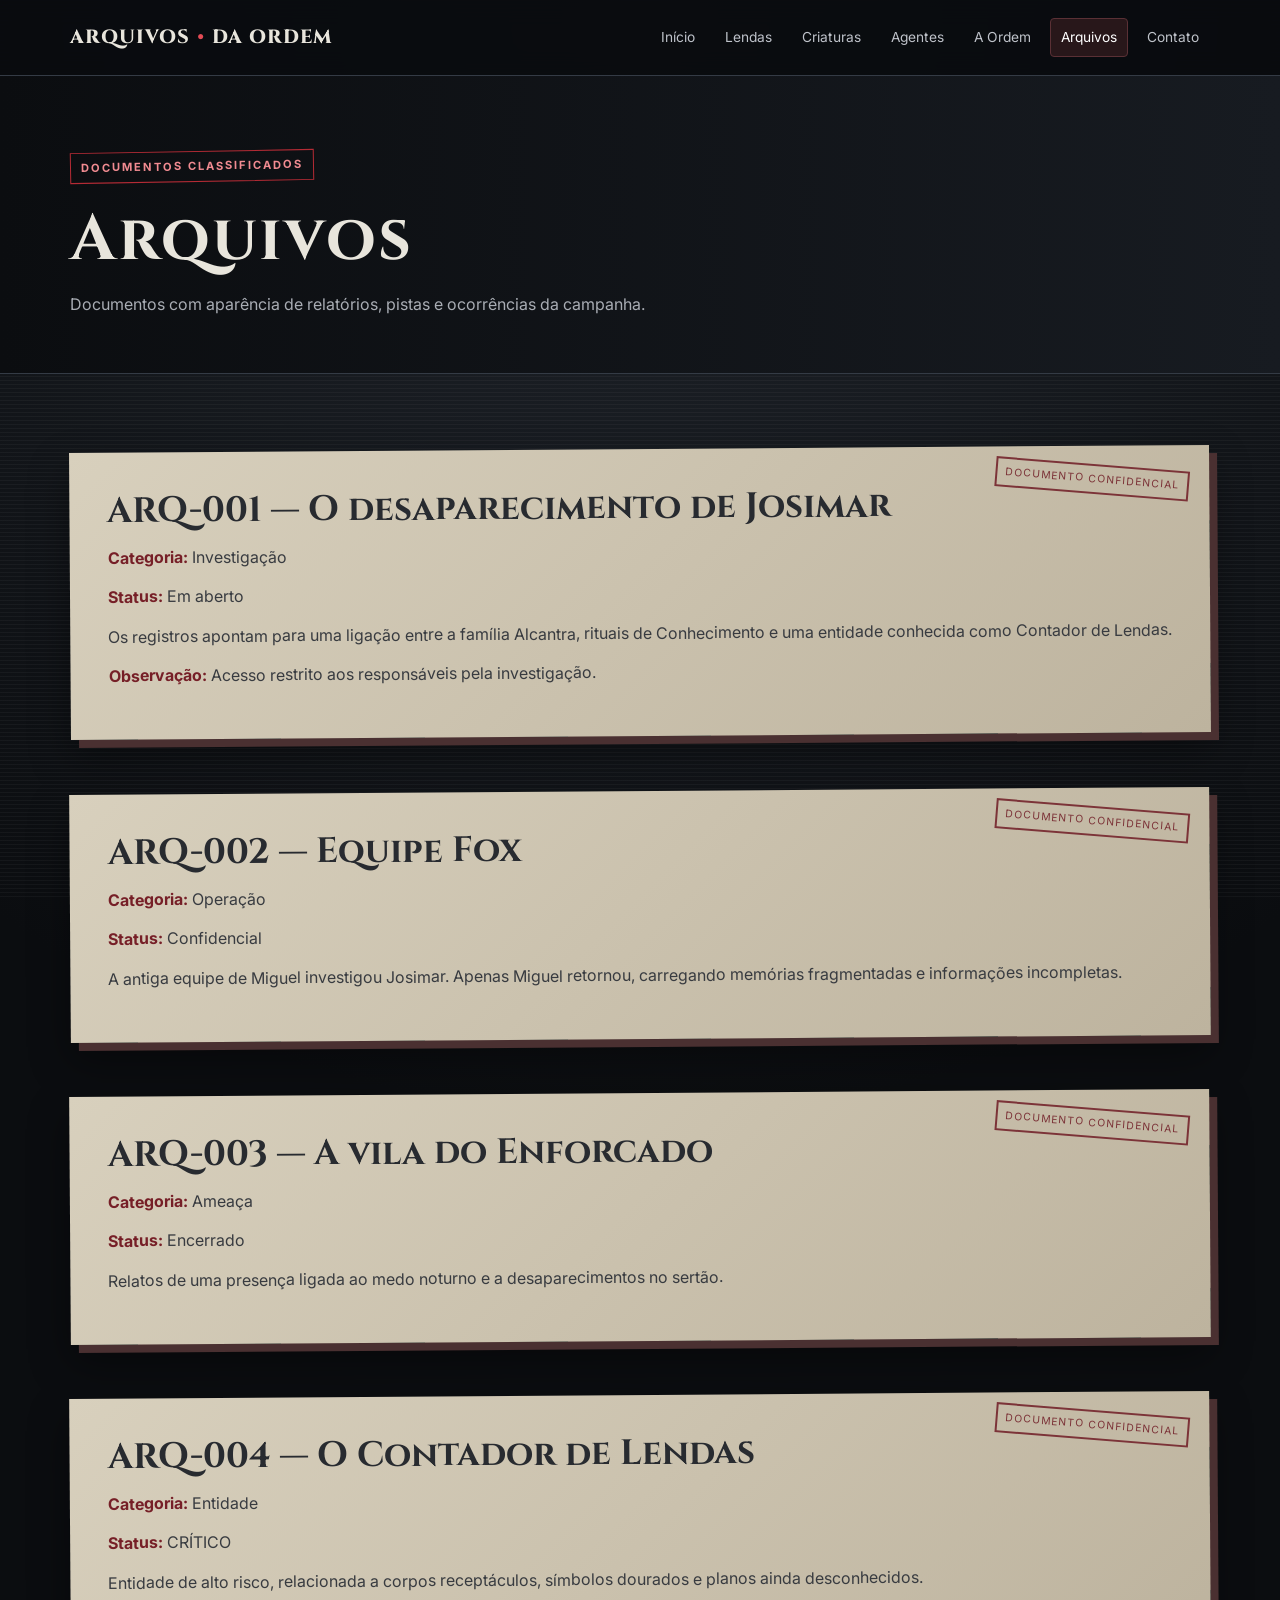
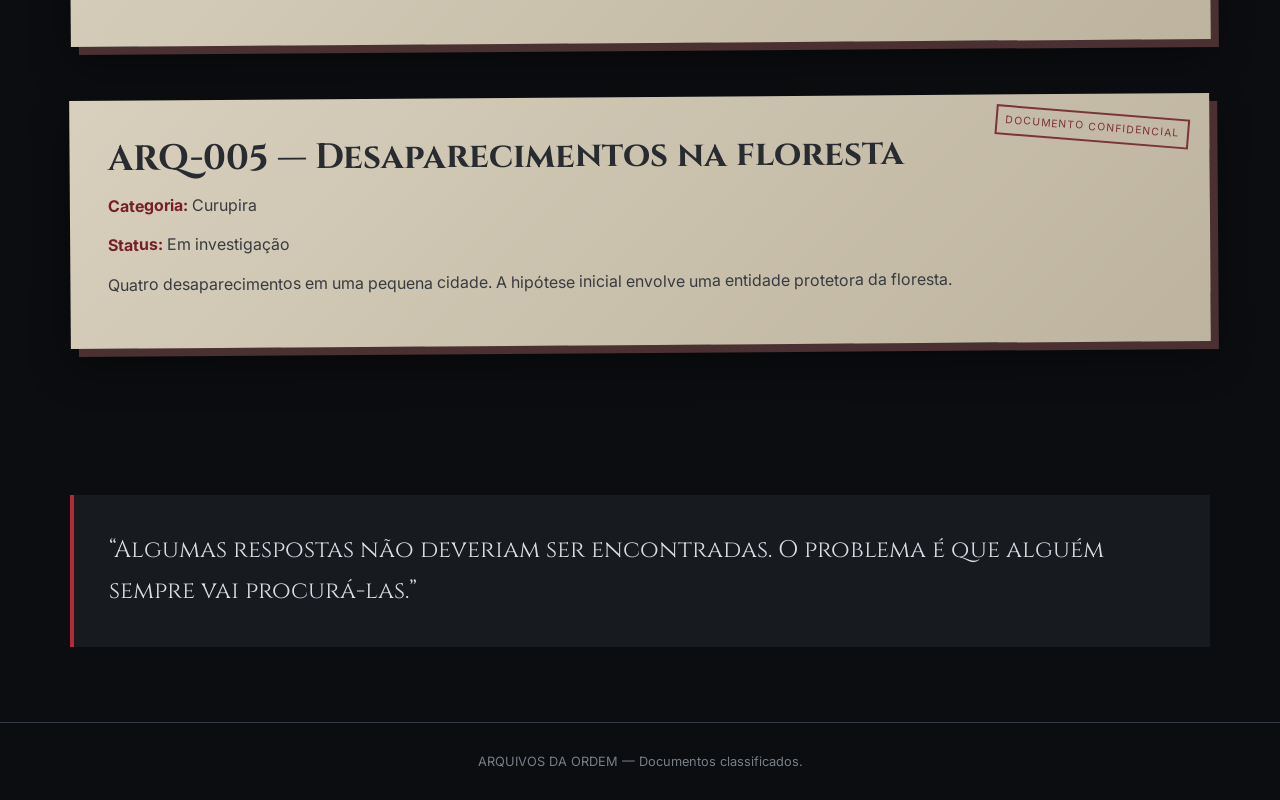
<file: arquivos.html>
<!DOCTYPE html><html lang="pt-BR"><head><meta charset="UTF-8"><meta name="viewport" content="width=device-width,initial-scale=1.0"><title>Arquivos | Arquivos da Ordem</title><link rel="stylesheet" href="css/estilo.css"></head><body>
<header><div class="container nav"><a class="logo" href="index.html">ARQUIVOS<span>•</span>DA ORDEM</a><nav><a href="index.html">Início</a><a href="lendas.html">Lendas</a><a href="criaturas.html">Criaturas</a><a href="personagens.html">Agentes</a><a href="ordem.html">A Ordem</a><a class="active" href="arquivos.html">Arquivos</a><a href="contato.html">Contato</a></nav></div></header>
<main><section class="page-head"><div class="container"><div class="stamp">DOCUMENTOS CLASSIFICADOS</div><h1>Arquivos</h1><p>Documentos com aparência de relatórios, pistas e ocorrências da campanha.</p></div></section><section class="section"><div class="container"><div class="dossier"><h2>ARQ-001 — O desaparecimento de Josimar</h2><p><strong>Categoria:</strong> Investigação</p><p><strong>Status:</strong> Em aberto</p><p>Os registros apontam para uma ligação entre a família Alcantra, rituais de Conhecimento e uma entidade conhecida como Contador de Lendas.</p><p><strong>Observação:</strong> Acesso restrito aos responsáveis pela investigação.</p></div><br><br><div class="dossier"><h2>ARQ-002 — Equipe Fox</h2><p><strong>Categoria:</strong> Operação</p><p><strong>Status:</strong> Confidencial</p><p>A antiga equipe de Miguel investigou Josimar. Apenas Miguel retornou, carregando memórias fragmentadas e informações incompletas.</p></div><br><br><div class="dossier"><h2>ARQ-003 — A vila do Enforcado</h2><p><strong>Categoria:</strong> Ameaça</p><p><strong>Status:</strong> Encerrado</p><p>Relatos de uma presença ligada ao medo noturno e a desaparecimentos no sertão.</p></div><br><br><div class="dossier"><h2>ARQ-004 — O Contador de Lendas</h2><p><strong>Categoria:</strong> Entidade</p><p><strong>Status:</strong> CRÍTICO</p><p>Entidade de alto risco, relacionada a corpos receptáculos, símbolos dourados e planos ainda desconhecidos.</p></div><br><br><div class="dossier"><h2>ARQ-005 — Desaparecimentos na floresta</h2><p><strong>Categoria:</strong> Curupira</p><p><strong>Status:</strong> Em investigação</p><p>Quatro desaparecimentos em uma pequena cidade. A hipótese inicial envolve uma entidade protetora da floresta.</p></div></div></section><section class="section"><div class="container"><div class="quote">“Algumas respostas não deveriam ser encontradas. O problema é que alguém sempre vai procurá-las.”</div></div></section></main><footer>ARQUIVOS DA ORDEM — Documentos classificados.</footer></body></html>
</file>
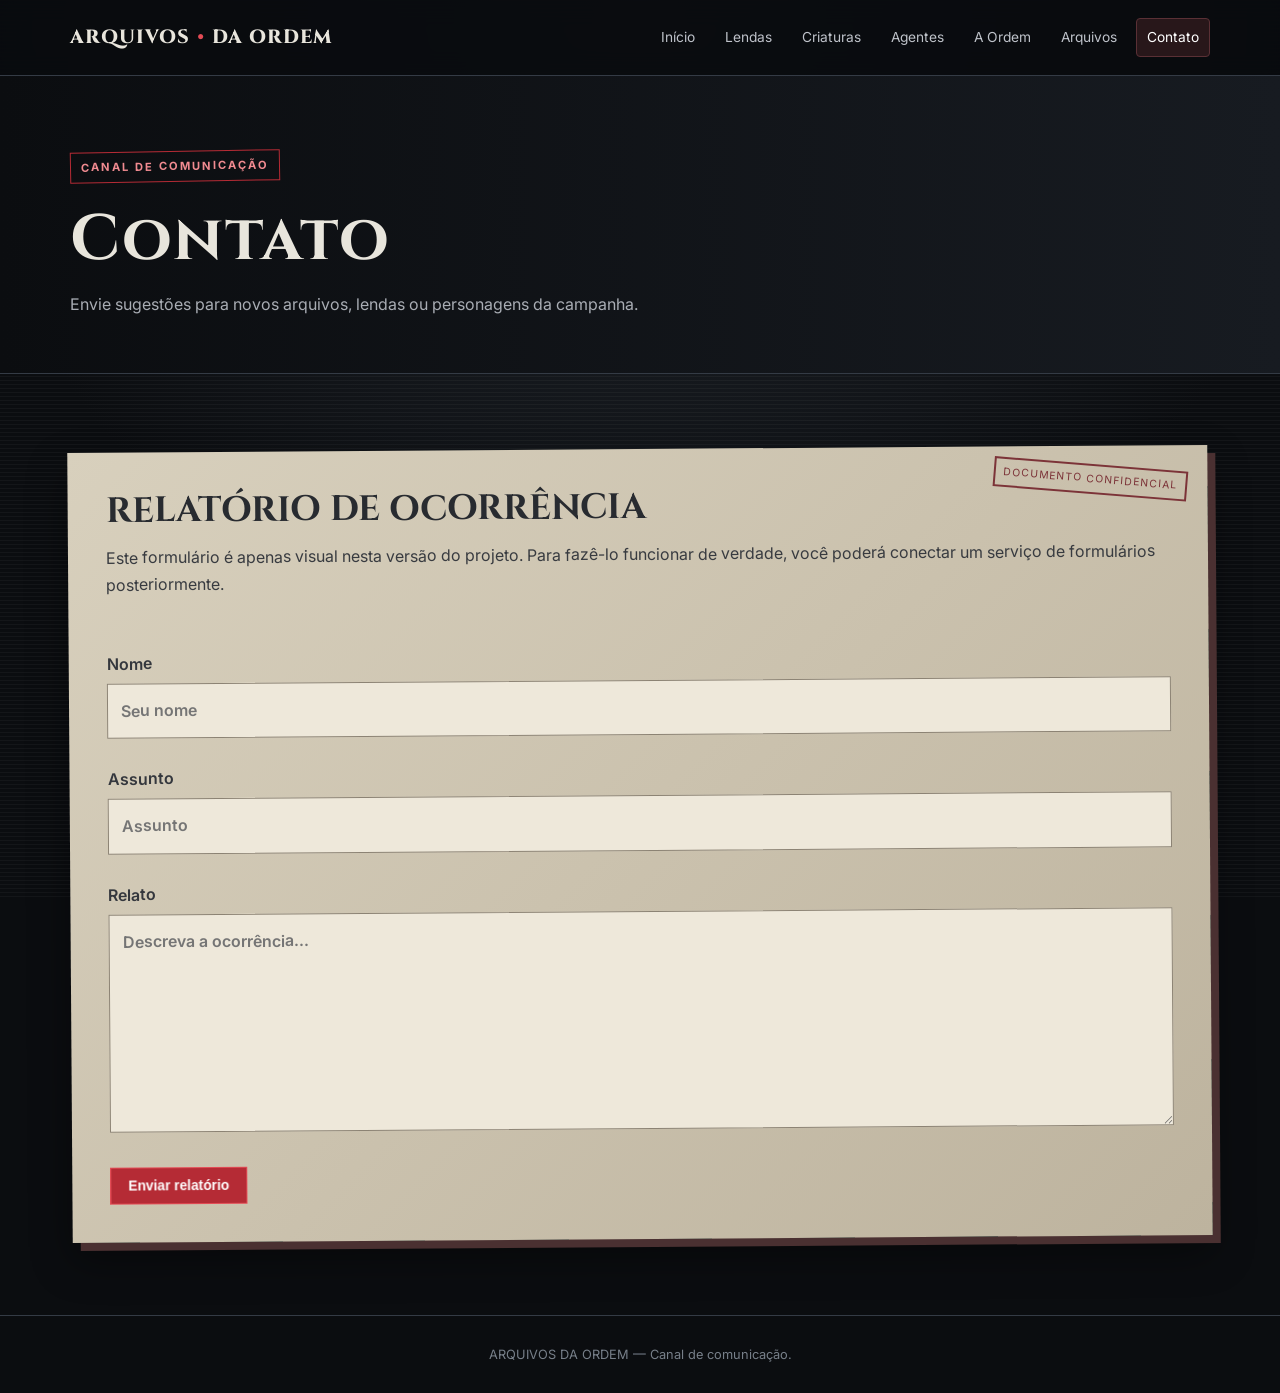
<file: contato.html>
<!DOCTYPE html>
<html lang="pt-BR"><head><meta charset="UTF-8"><meta name="viewport" content="width=device-width,initial-scale=1.0"><title>Contato | Arquivos da Ordem</title><link rel="stylesheet" href="css/estilo.css"></head>
<body>
<header><div class="container nav"><a class="logo" href="index.html">ARQUIVOS<span>•</span>DA ORDEM</a><nav><a href="index.html">Início</a><a href="lendas.html">Lendas</a><a href="criaturas.html">Criaturas</a><a href="personagens.html">Agentes</a><a href="ordem.html">A Ordem</a><a href="arquivos.html">Arquivos</a><a class="active" href="contato.html">Contato</a></nav></div></header>
<main><section class="page-head"><div class="container"><div class="stamp">CANAL DE COMUNICAÇÃO</div><h1>Contato</h1><p>Envie sugestões para novos arquivos, lendas ou personagens da campanha.</p></div></section>
<section class="section"><div class="container"><div class="dossier">
<h2>RELATÓRIO DE OCORRÊNCIA</h2>
<p>Este formulário é apenas visual nesta versão do projeto. Para fazê-lo funcionar de verdade, você poderá conectar um serviço de formulários posteriormente.</p>
<br>
<form action="#" method="post">
<p><label>Nome<br><input type="text" name="nome" placeholder="Seu nome"></label></p>
<p><label>Assunto<br><input type="text" name="assunto" placeholder="Assunto"></label></p>
<p><label>Relato<br><textarea name="relato" rows="7" placeholder="Descreva a ocorrência..."></textarea></label></p>
<button class="btn" type="submit">Enviar relatório</button>
</form>
</div></div></section></main>
<footer>ARQUIVOS DA ORDEM — Canal de comunicação.</footer></body></html>
</file>
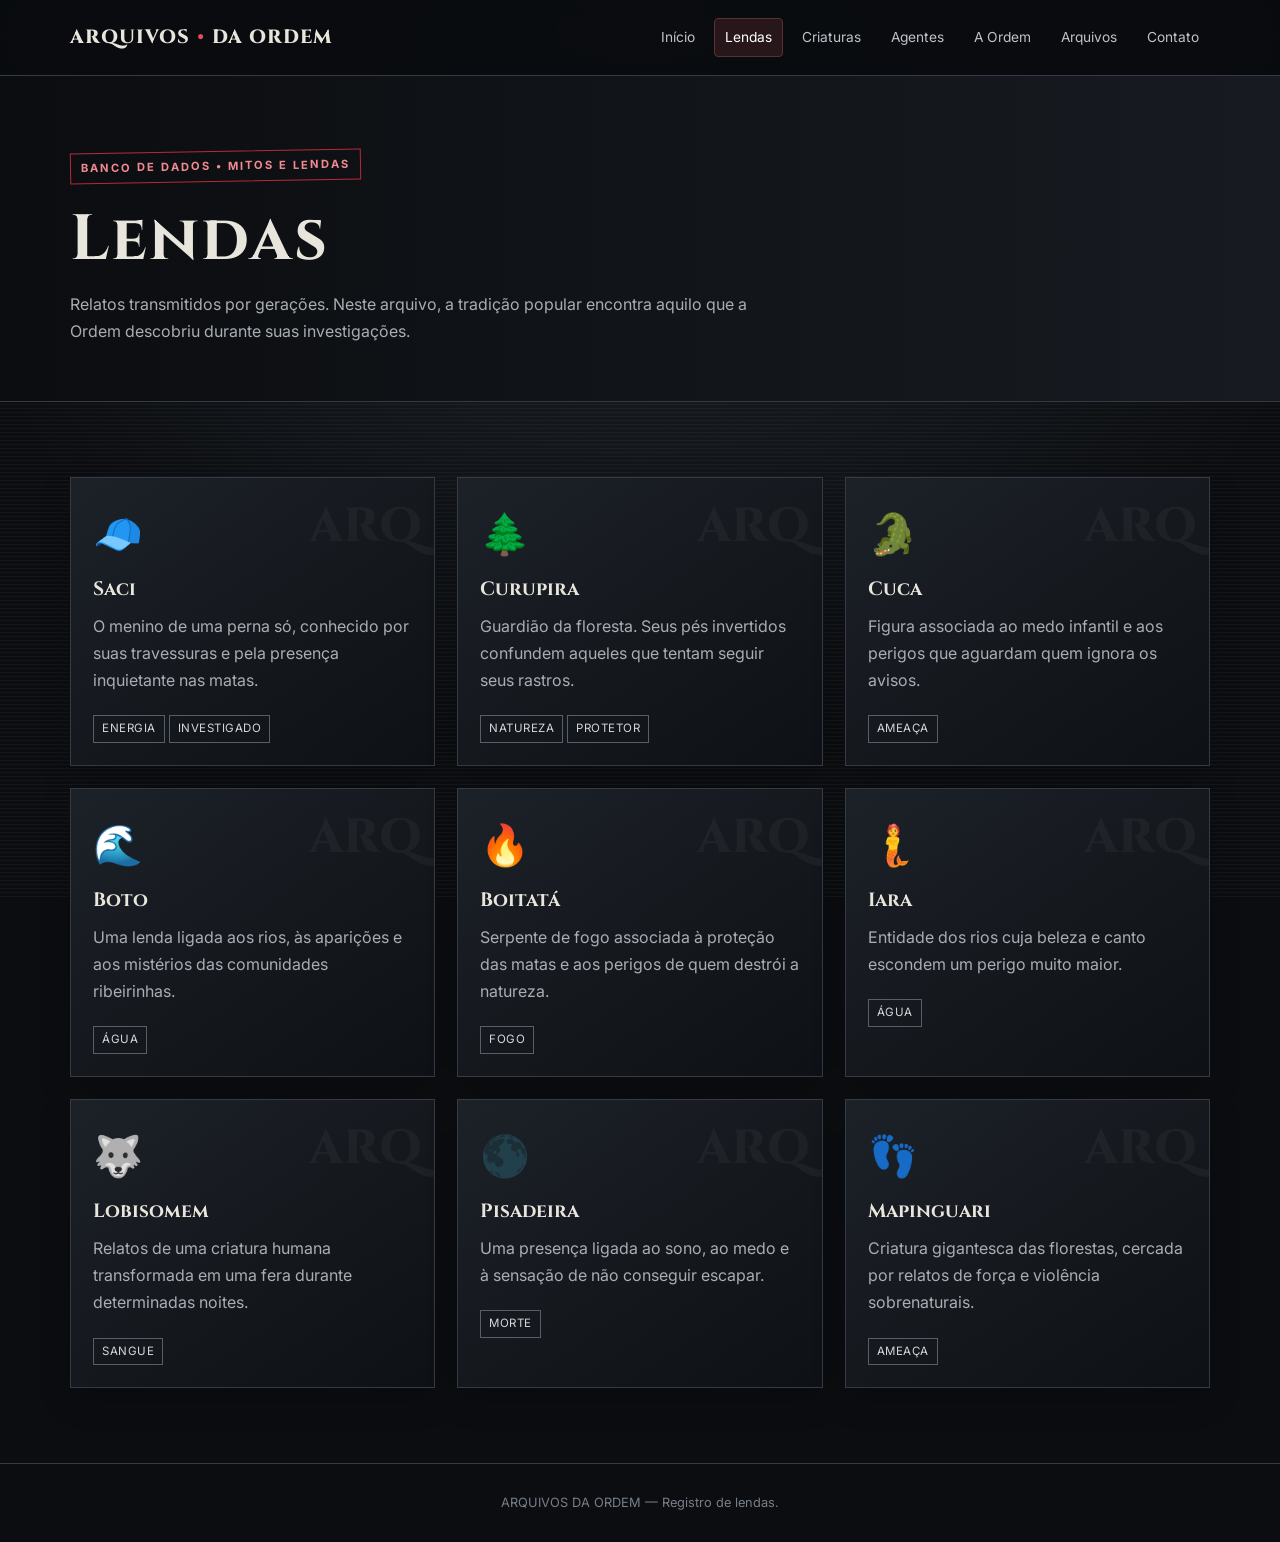
<file: lendas.html>
<!DOCTYPE html>
<html lang="pt-BR"><head><meta charset="UTF-8"><meta name="viewport" content="width=device-width,initial-scale=1.0"><title>Lendas | Arquivos da Ordem</title><link rel="stylesheet" href="css/estilo.css"></head>
<body>
<header><div class="container nav"><a class="logo" href="index.html">ARQUIVOS<span>•</span>DA ORDEM</a><nav><a href="index.html">Início</a><a class="active" href="lendas.html">Lendas</a><a href="criaturas.html">Criaturas</a><a href="personagens.html">Agentes</a><a href="ordem.html">A Ordem</a><a href="arquivos.html">Arquivos</a><a href="contato.html">Contato</a></nav></div></header>
<main><section class="page-head"><div class="container"><div class="stamp">BANCO DE DADOS • MITOS E LENDAS</div><h1>Lendas</h1><p>Relatos transmitidos por gerações. Neste arquivo, a tradição popular encontra aquilo que a Ordem descobriu durante suas investigações.</p></div></section>
<section class="section"><div class="container"><div class="grid">
<article class="card"><div class="icon">🧢</div><h3>Saci</h3><p>O menino de uma perna só, conhecido por suas travessuras e pela presença inquietante nas matas.</p><span class="tag">Energia</span><span class="tag">Investigado</span></article>
<article class="card"><div class="icon">🌲</div><h3>Curupira</h3><p>Guardião da floresta. Seus pés invertidos confundem aqueles que tentam seguir seus rastros.</p><span class="tag">Natureza</span><span class="tag">Protetor</span></article>
<article class="card"><div class="icon">🐊</div><h3>Cuca</h3><p>Figura associada ao medo infantil e aos perigos que aguardam quem ignora os avisos.</p><span class="tag">Ameaça</span></article>
<article class="card"><div class="icon">🌊</div><h3>Boto</h3><p>Uma lenda ligada aos rios, às aparições e aos mistérios das comunidades ribeirinhas.</p><span class="tag">Água</span></article>
<article class="card"><div class="icon">🔥</div><h3>Boitatá</h3><p>Serpente de fogo associada à proteção das matas e aos perigos de quem destrói a natureza.</p><span class="tag">Fogo</span></article>
<article class="card"><div class="icon">🧜</div><h3>Iara</h3><p>Entidade dos rios cuja beleza e canto escondem um perigo muito maior.</p><span class="tag">Água</span></article>
<article class="card"><div class="icon">🐺</div><h3>Lobisomem</h3><p>Relatos de uma criatura humana transformada em uma fera durante determinadas noites.</p><span class="tag">Sangue</span></article>
<article class="card"><div class="icon">🌑</div><h3>Pisadeira</h3><p>Uma presença ligada ao sono, ao medo e à sensação de não conseguir escapar.</p><span class="tag">Morte</span></article>
<article class="card"><div class="icon">👣</div><h3>Mapinguari</h3><p>Criatura gigantesca das florestas, cercada por relatos de força e violência sobrenaturais.</p><span class="tag">Ameaça</span></article>
</div></div></section></main>
<footer>ARQUIVOS DA ORDEM — Registro de lendas.</footer></body></html>
</file>
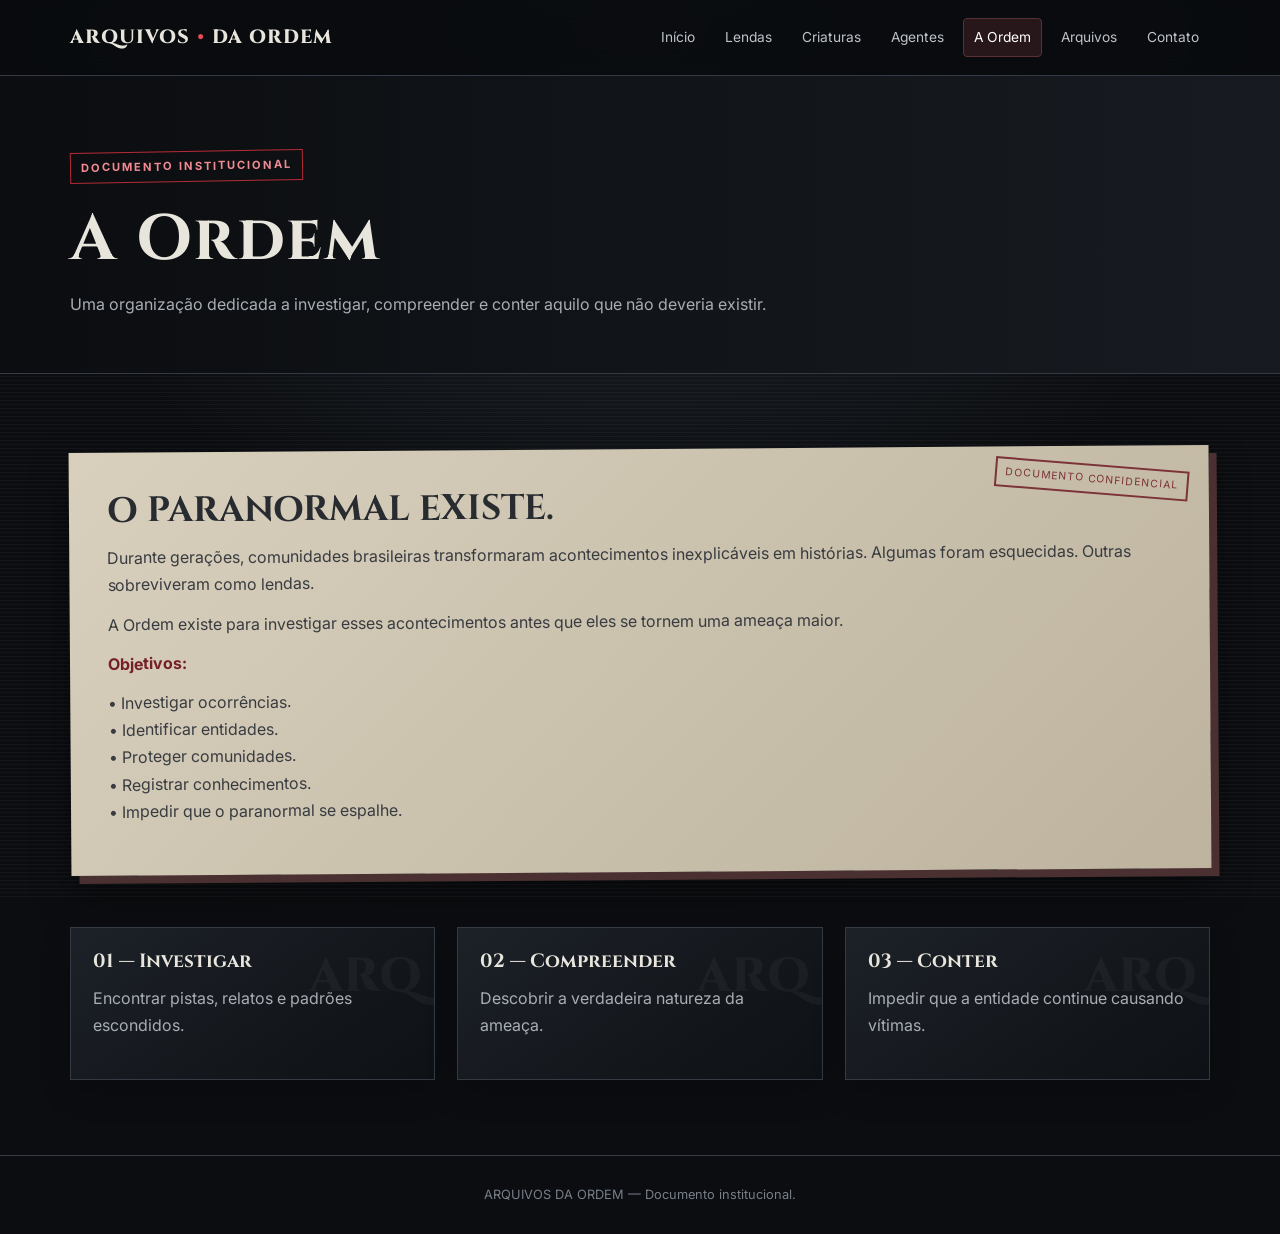
<file: ordem.html>
<!DOCTYPE html>
<html lang="pt-BR"><head><meta charset="UTF-8"><meta name="viewport" content="width=device-width,initial-scale=1.0"><title>A Ordem | Arquivos da Ordem</title><link rel="stylesheet" href="css/estilo.css"></head>
<body>
<header><div class="container nav"><a class="logo" href="index.html">ARQUIVOS<span>•</span>DA ORDEM</a><nav><a href="index.html">Início</a><a href="lendas.html">Lendas</a><a href="criaturas.html">Criaturas</a><a href="personagens.html">Agentes</a><a class="active" href="ordem.html">A Ordem</a><a href="arquivos.html">Arquivos</a><a href="contato.html">Contato</a></nav></div></header>
<main><section class="page-head"><div class="container"><div class="stamp">DOCUMENTO INSTITUCIONAL</div><h1>A Ordem</h1><p>Uma organização dedicada a investigar, compreender e conter aquilo que não deveria existir.</p></div></section>
<section class="section"><div class="container">
<div class="dossier">
<h2>O PARANORMAL EXISTE.</h2>
<p>Durante gerações, comunidades brasileiras transformaram acontecimentos inexplicáveis em histórias. Algumas foram esquecidas. Outras sobreviveram como lendas.</p>
<p>A Ordem existe para investigar esses acontecimentos antes que eles se tornem uma ameaça maior.</p>
<p><strong>Objetivos:</strong></p>
<p>• Investigar ocorrências.<br>• Identificar entidades.<br>• Proteger comunidades.<br>• Registrar conhecimentos.<br>• Impedir que o paranormal se espalhe.</p>
</div>
<br><br>
<div class="grid">
<div class="card"><h3>01 — Investigar</h3><p>Encontrar pistas, relatos e padrões escondidos.</p></div>
<div class="card"><h3>02 — Compreender</h3><p>Descobrir a verdadeira natureza da ameaça.</p></div>
<div class="card"><h3>03 — Conter</h3><p>Impedir que a entidade continue causando vítimas.</p></div>
</div>
</div></section></main>
<footer>ARQUIVOS DA ORDEM — Documento institucional.</footer></body></html>
</file>
<file: css/estilo.css>
@import url('https://fonts.googleapis.com/css2?family=Cinzel:wght@500;600;700;800&family=Inter:wght@400;500;600;700&display=swap');

:root{--bg:#0b0d10;--panel:#14181d;--panel2:#1b2027;--line:#343b45;--text:#e8e5dc;--muted:#a9adb4;--red:#b52b35;--red2:#e34b55;--paper:#d8d0bd;--ink:#22252a}
*{box-sizing:border-box;margin:0;padding:0}
html{scroll-behavior:smooth}
body{font-family:Inter,Arial,sans-serif;background:radial-gradient(circle at top,#20252c 0,#0b0d10 45%);color:var(--text);line-height:1.7;min-height:100vh}
body:before{content:"";position:fixed;inset:0;pointer-events:none;opacity:.08;background-image:repeating-linear-gradient(0deg,transparent 0,transparent 3px,#fff 4px);z-index:-1}
a{color:inherit;text-decoration:none}p{color:var(--muted)}
.container{width:min(1140px,92%);margin:auto}
header{position:sticky;top:0;z-index:20;background:rgba(9,11,14,.94);backdrop-filter:blur(12px);border-bottom:1px solid var(--line)}
.nav{display:flex;align-items:center;justify-content:space-between;gap:25px;padding:18px 0}.logo{font-family:Cinzel,serif;font-size:1.2rem;font-weight:800;letter-spacing:1px;white-space:nowrap}.logo span{color:var(--red2);padding:0 7px}nav{display:flex;flex-wrap:wrap;justify-content:flex-end;gap:8px}nav a{padding:7px 10px;border:1px solid transparent;color:#bfc3ca;font-size:.86rem;border-radius:4px}nav a:hover,nav a.active{color:#fff;border-color:#5a3035;background:#28171a}
.hero{padding:115px 0 100px;border-bottom:1px solid var(--line);background:linear-gradient(90deg,rgba(7,9,11,.96),rgba(7,9,11,.62)),url('../imagens/capa.jpg') center/cover}
.stamp{display:inline-block;border:1px solid var(--red);color:#f18b91;padding:5px 10px;font-size:.7rem;letter-spacing:2px;font-weight:700;margin-bottom:20px;transform:rotate(-1deg)}
h1,h2,h3{font-family:Cinzel,serif;line-height:1.2}h1{font-size:clamp(2.7rem,7vw,5.8rem);letter-spacing:2px}h1 span{color:var(--red2)}h2{font-size:clamp(1.5rem,3vw,2.2rem)}h3{font-size:1.2rem}.hero p{max-width:680px;font-size:1.05rem;margin:25px 0}.buttons{display:flex;flex-wrap:wrap;gap:12px}
.btn{display:inline-block;background:var(--red);border:1px solid var(--red2);padding:10px 17px;color:#fff;font-weight:700;font-size:.86rem;transition:.2s}.btn:hover{background:var(--red2);transform:translateY(-2px)}.btn.secondary{background:transparent;border-color:#68717d;color:var(--text)}
.section{padding:75px 0}.section-title{display:flex;align-items:end;justify-content:space-between;gap:20px;margin-bottom:28px;border-bottom:1px solid var(--line);padding-bottom:16px}.section-title p{font-size:.9rem}.grid{display:grid;grid-template-columns:repeat(3,1fr);gap:22px}
.card{position:relative;background:linear-gradient(145deg,rgba(29,34,41,.98),rgba(14,17,21,.98));border:1px solid var(--line);padding:22px;box-shadow:0 12px 30px rgba(0,0,0,.18);overflow:hidden}.card:before{content:"ARQ";position:absolute;right:12px;top:8px;font-family:Cinzel;color:rgba(255,255,255,.04);font-size:3rem;font-weight:800}.card:hover{border-color:#854049;transform:translateY(-3px);transition:.2s}.card p{margin:12px 0 18px}.icon{font-size:2.5rem;margin-bottom:10px}.tag{display:inline-block;border:1px solid #555f6b;color:#d4d7dd;padding:3px 8px;margin:3px 4px 0 0;font-size:.72rem;text-transform:uppercase;letter-spacing:.5px}.redacted{background:#050505;color:#050505;padding:0 8px}.redacted:hover{color:#fff}
.page-head{padding:75px 0 55px;background:linear-gradient(90deg,#0b0d10,#171b21);border-bottom:1px solid var(--line)}.page-head h1{font-size:clamp(2.3rem,5vw,4.5rem);margin-bottom:12px}.page-head p{max-width:700px}
.creature-card,.agent-card{padding:0;display:flex;flex-direction:column}.portrait{width:100%;height:250px;object-fit:cover;display:block;background:linear-gradient(135deg,#303640,#101216);border-bottom:1px solid var(--line)}.card-content{padding:22px}.portrait-label{font-size:.68rem;letter-spacing:2px;color:#e17b82;margin-bottom:8px;text-transform:uppercase}
.dossier{position:relative;background:linear-gradient(135deg,#d8d0bd,#bdb39e);color:var(--ink);padding:38px;box-shadow:8px 8px 0 #4a3031,0 18px 40px #0006;transform:rotate(-.4deg)}.dossier:before{content:"DOCUMENTO CONFIDENCIAL";position:absolute;right:20px;top:18px;border:2px solid #7c3338;color:#7c3338;padding:4px 8px;font-size:.65rem;letter-spacing:1px;transform:rotate(5deg)}.dossier h2,.dossier h3{color:#282b30}.dossier p{color:#383b40;margin:12px 0}.dossier strong{color:#761f27}.dossier ul{margin:15px 0 0 22px}
.table-wrap{overflow-x:auto;border:1px solid var(--line)}table{width:100%;border-collapse:collapse;min-width:650px;background:#111419}th,td{text-align:left;padding:15px;border-bottom:1px solid var(--line)}th{font-family:Cinzel;color:#f18b91;background:#25171a}tr:hover td{background:#1b2027}.status{color:#f18b91;font-weight:700}.quote{font-family:Cinzel;font-size:1.5rem;padding:35px;border-left:4px solid var(--red);background:#171b20;color:#d9dbe0}
form label{font-weight:600;color:#34373d}input,textarea,select{width:100%;padding:13px;margin:6px 0 15px;background:#eee8da;color:#24272c;border:1px solid #8c8374;font:inherit}textarea{resize:vertical}footer{border-top:1px solid var(--line);padding:28px 0;text-align:center;color:#777f89;font-size:.8rem}
@media(max-width:850px){.nav{align-items:flex-start;flex-direction:column}nav{justify-content:flex-start}.grid{grid-template-columns:repeat(2,1fr)}.section-title{display:block}.section-title p{margin-top:8px}}
@media(max-width:560px){.grid{grid-template-columns:1fr}.hero{padding:75px 0}.dossier{padding:25px}.dossier:before{position:static;display:inline-block;margin-bottom:20px}}
</file>
